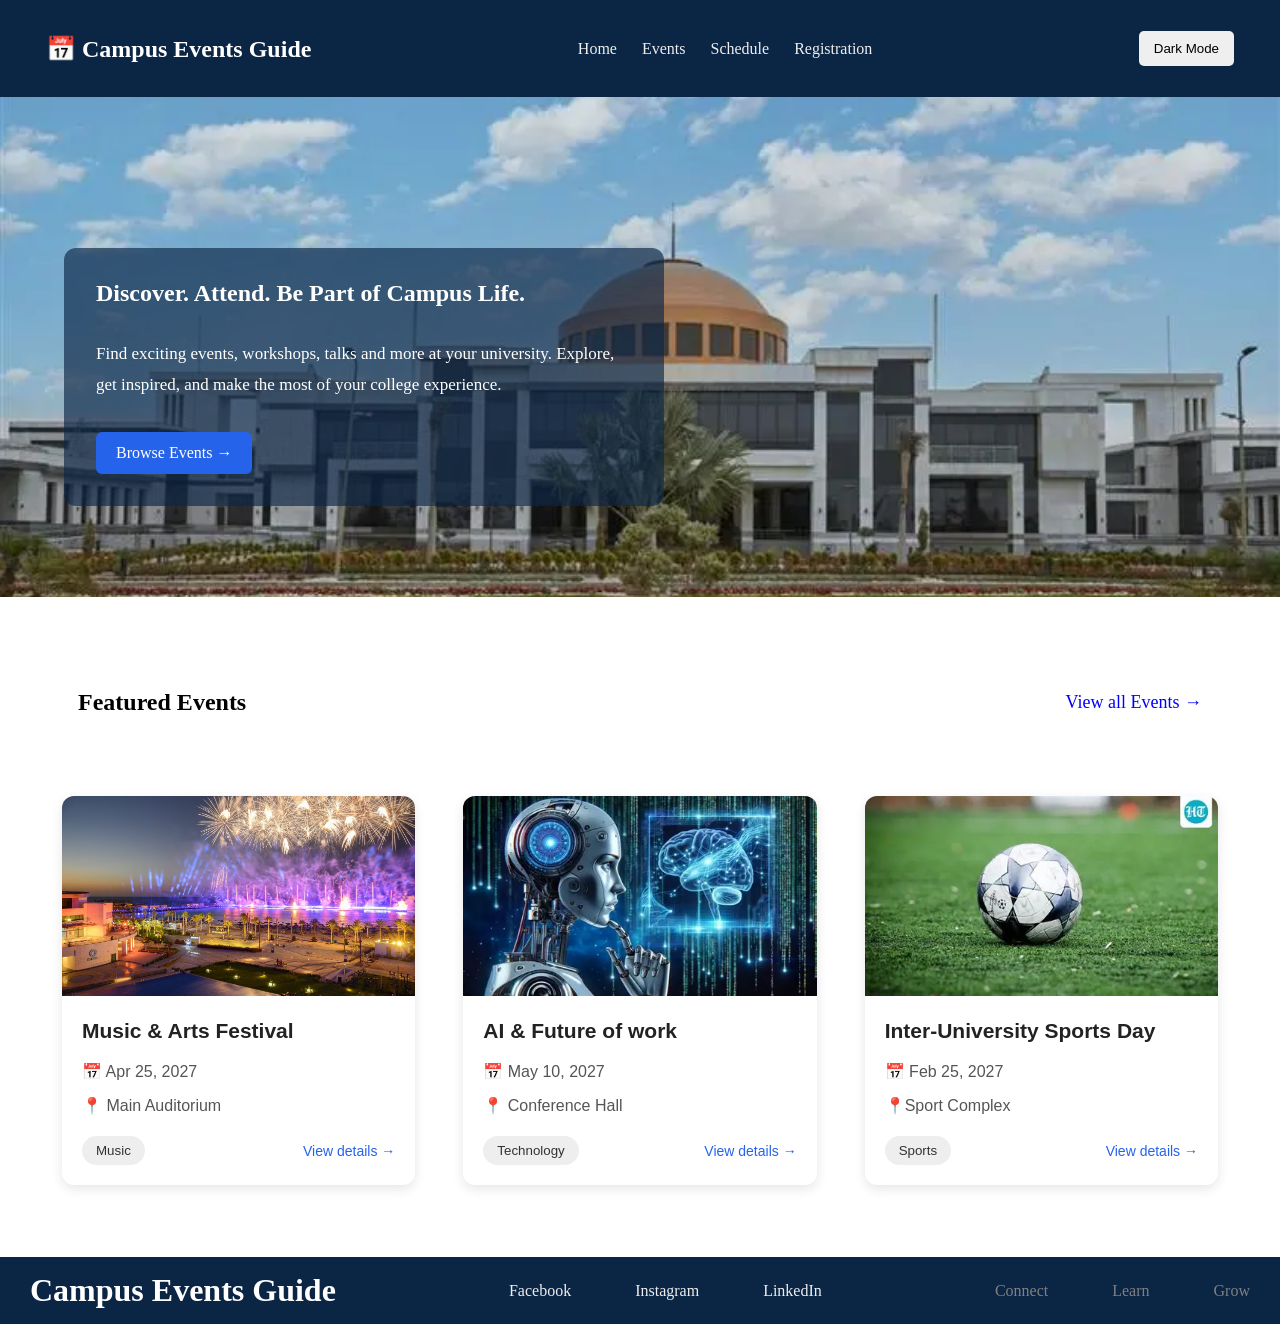
<file: index.html>
<!doctype html>
<html lang="en">
  <head>
    <meta charset="UTF-8" />
    <meta name="viewport" content="width=device-width, initial-scale=1.0" />
    <link rel="stylesheet" href="style.css" />
    <title>Campus Events Guide</title>
  </head>

  <body>
    <header>
      <nav class="navbar">
        <div class="left">
          <h1>
            <a href="./index.html">📅 Campus Events Guide</a>
          </h1>
        </div>

        <div class="center font">
          <a href="./index.html">Home</a>
          <a href="./events.html">Events</a>
          <a href="./schedule.html">Schedule</a>
          <a href="./registration.html">Registration</a>
        </div>

        <div>
          <button type="button">Dark Mode</button>
        </div>
      </nav>
    </header>

    <main>
      <section class="hero">
        <div class="main-content">
          <h1>Discover. Attend. Be Part of Campus Life.</h1>

          <p>
            Find exciting events, workshops, talks and more at your university.
            Explore, get inspired, and make the most of your college experience.
          </p>

          <a href="./events.html" class="hero-btn"> Browse Events → </a>
        </div>

        <img
          src="./UNI.webp"
          alt="University campus at sunset"
          class="campus-image"
        />
      </section>

      <section class="featured">
        <div class="head">
          <h1>Featured Events</h1>
          <a href="./events.html">View all Events →</a>
        </div>

        <div class="body">
          <div class="card1">
            <img src="./festival.jpg" alt="Music and Arts Festival" />

            <div class="content-card">
              <h2>Music &amp; Arts Festival</h2>

              <p>📅 Apr 25, 2027</p>
              <p>📍 Main Auditorium</p>

              <div class="card-footer">
                <button type="button" disabled>Music</button>
                <a href="#">View details →</a>
              </div>
            </div>
          </div>
          <div class="card1">
            <img src="./AI.webp" alt="Music and Arts Festival" />

            <div class="content-card">
              <h2>AI &amp; Future of work</h2>

              <p>📅 May 10, 2027</p>
              <p>📍 Conference Hall</p>

              <div class="card-footer">
                <button type="button" disabled>Technology</button>
                <a href="./event-details.html">View details →</a>
              </div>
            </div>
          </div>
          <div class="card1">
            <img src="./ball.webp" alt="Music and Arts Festival" />

            <div class="content-card">
              <h2>Inter-University Sports Day</h2>

              <p>📅 Feb 25, 2027</p>
              <p>📍Sport Complex</p>

              <div class="card-footer">
                <button type="button" disabled>Sports</button>
                <a href="#">View details →</a>
              </div>
            </div>
          </div>
        </div>
      </section>
    </main>

    <footer class="navbar">
      <div class="left">
        <h1>
          <a href="./index.html">Campus Events Guide</a>
        </h1>
      </div>

      <div class="social-icons center">
        <a href="#">Facebook</a>
        <a href="#">Instagram</a>
        <a href="#">LinkedIn</a>
      </div>

      <div class="center end">
        <a href="#">Connect</a>
        <a href="#">Learn</a>
        <a href="#">Grow</a>
      </div>
    </footer>
  </body>
</html>
</file>
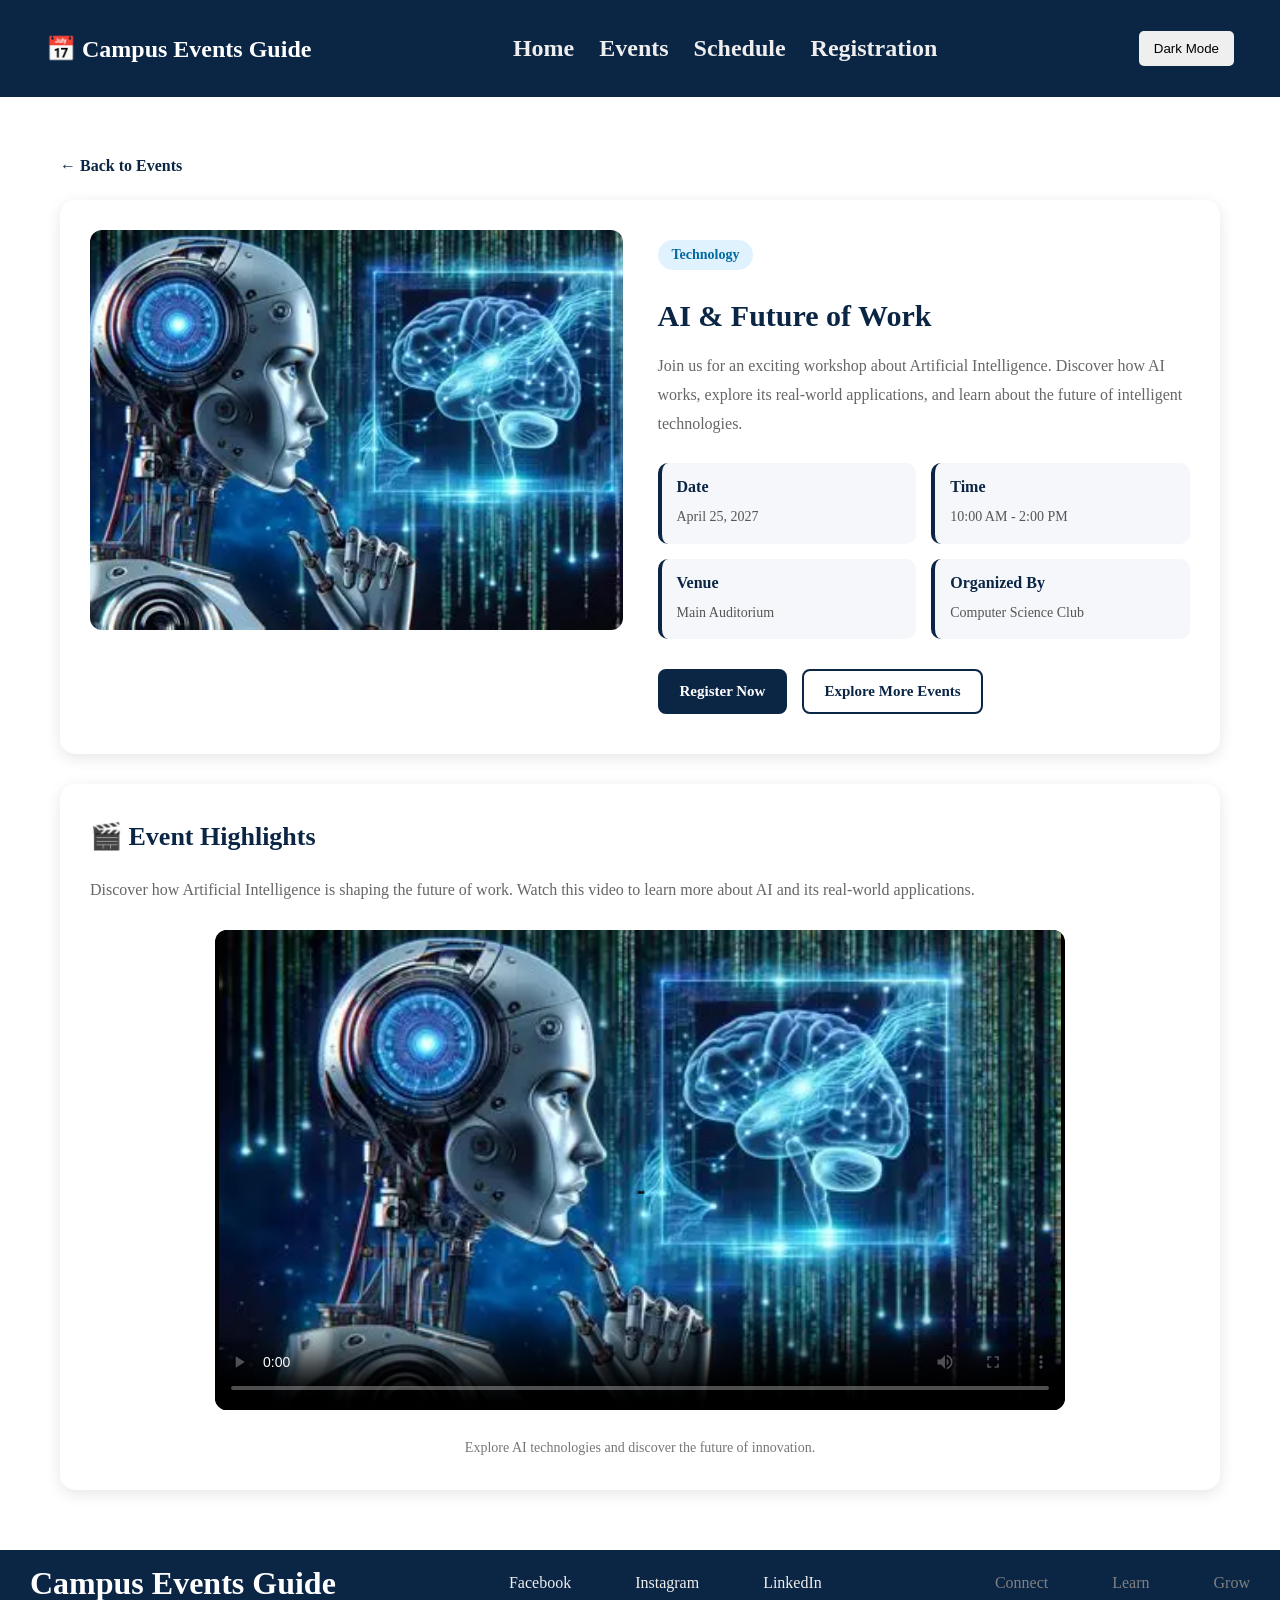
<file: event-details.html>
<!doctype html>
<html lang="en">
  <head>
    <meta charset="UTF-8" />
    <meta name="viewport" content="width=device-width, initial-scale=1.0" />
    <link rel="stylesheet" href="style.css" />
    <title>Event Details | Campus Events Guide</title>
  </head>
  <body>
    <header>
      <nav class="navbar">
        <div class="left">
          <h1>
            <a href="./index.html">📅 Campus Events Guide</a>
          </h1>
        </div>

        <div class="center">
          <h2>
            <a href="./index.html">Home</a>
            <a href="./events.html">Events</a>
            <a href="./schedule.html">Schedule</a>
            <a href="./registration.html">Registration</a>
          </h2>
        </div>
        <div>
          <button type="button">Dark Mode</button>
        </div>
      </nav>
    </header>
    <main class="main-3">
      <a class="back-link" href="./events.html"> ← Back to Events </a>
      <section class="event-details">
        <div class="event-image">
          <img src="./AI.webp" alt="Artificial Intelligence Event" />
        </div>

        <div class="event-content">
          <span class="event-category">Technology</span>

          <h2>AI &amp; Future of Work</h2>

          <p class="event-description">
            Join us for an exciting workshop about Artificial Intelligence.
            Discover how AI works, explore its real-world applications, and
            learn about the future of intelligent technologies.
          </p>

          <div class="event-info">
            <div class="info-item">
              <h3>Date</h3>
              <p>April 25, 2027</p>
            </div>

            <div class="info-item">
              <h3>Time</h3>
              <p>10:00 AM - 2:00 PM</p>
            </div>

            <div class="info-item">
              <h3>Venue</h3>
              <p>Main Auditorium</p>
            </div>

            <div class="info-item">
              <h3>Organized By</h3>
              <p>Computer Science Club</p>
            </div>
          </div>

          <div class="event-actions">
            <a class="register-btn" href="./registration.html">
              Register Now
            </a>

            <a class="back-btn" href="./events.html"> Explore More Events </a>
          </div>
        </div>
      </section>
      <section class="event-media">
        <h2>🎬 Event Highlights</h2>

        <p>
          Discover how Artificial Intelligence is shaping the future of work.
          Watch this video to learn more about AI and its real-world
          applications.
        </p>

        <video controls poster="./AI.webp">
          <source src="./event-video.mp4" type="video/mp4" />
          Your browser does not support the video element.
        </video>

        <p class="media-caption">
          Explore AI technologies and discover the future of innovation.
        </p>
      </section>
    </main>

    <footer class="navbar">
      <div class="left">
        <h1>
          <a href="./index.html">Campus Events Guide</a>
        </h1>
      </div>

      <div class="social-icons center">
        <a href="#">Facebook</a>
        <a href="#">Instagram</a>
        <a href="#">LinkedIn</a>
      </div>

      <div class="center end">
        <a href="#">Connect</a>
        <a href="#">Learn</a>
        <a href="#">Grow</a>
      </div>
    </footer>
  </body>
</html>
</file>
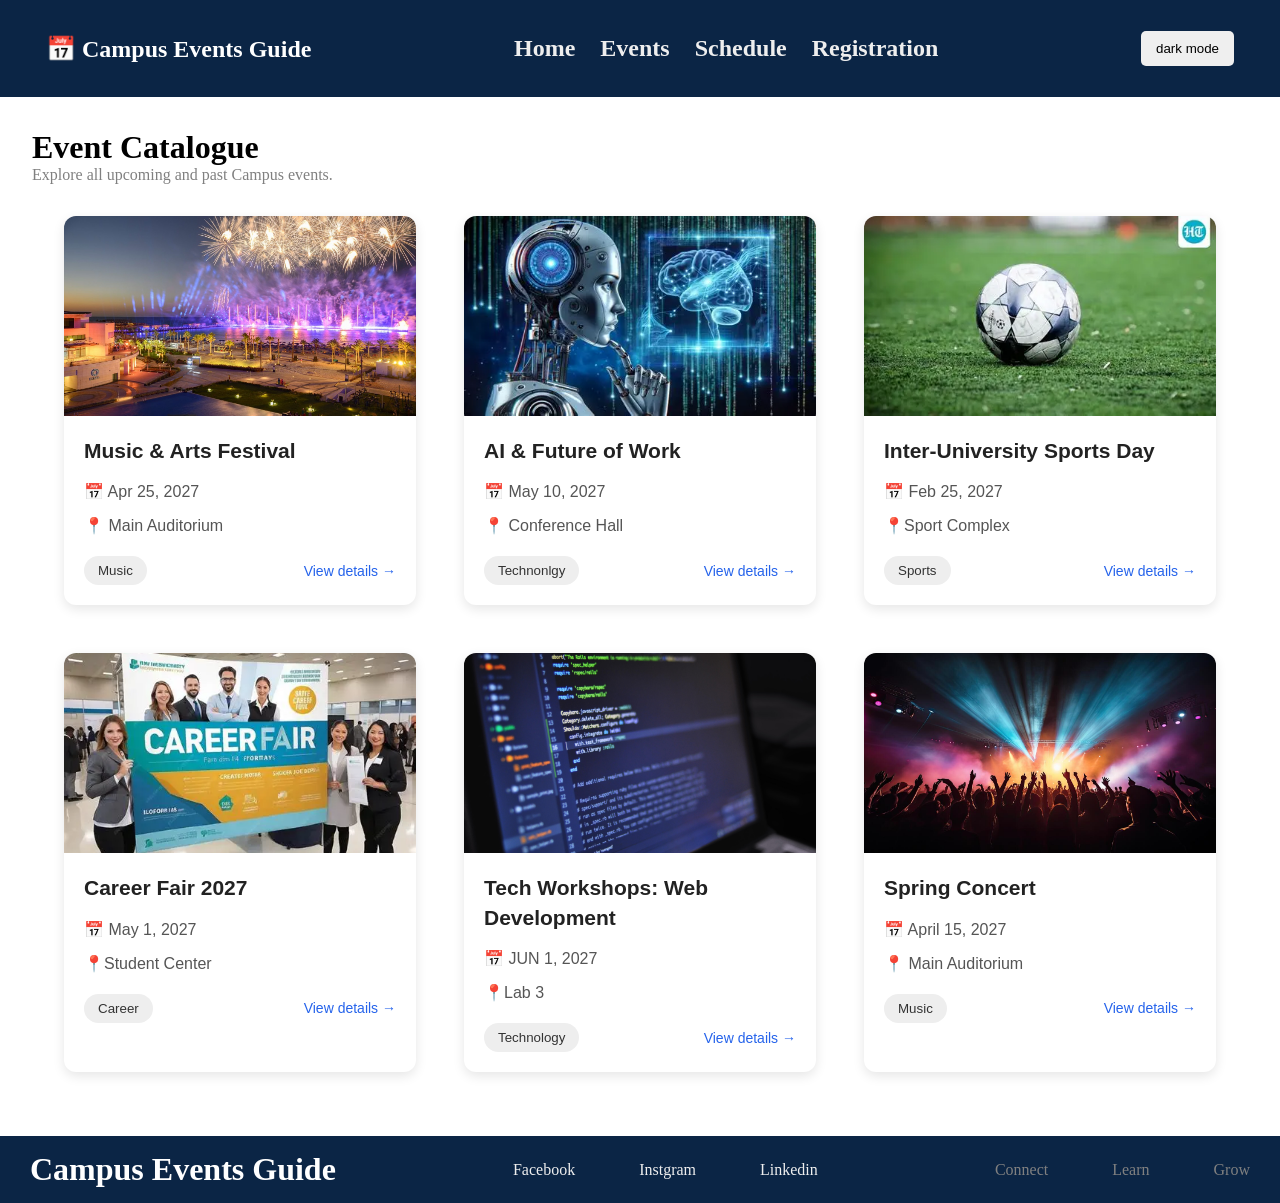
<file: events.html>
<!doctype html>
<html lang="en">
  <head>
    <meta charset="UTF-8" />
    <meta name="viewport" content="width=device-width, initial-scale=1.0" />
    <link rel="stylesheet" href="style.css" />
    <title>Document</title>
  </head>
  <body>
    <header>
      <nav class="navbar">
        <div class="left">
          <h1><a href="./index.html">📅 Campus Events Guide</a></h1>
        </div>
        <div class="center">
          <h2>
            <a href="./index.html">Home</a>
            <a href="./events.html">Events</a>
            <a href="./schedule.html">Schedule</a>
            <a href="./registration.html">Registration</a>
          </h2>
        </div>
        <div><button type="button">dark mode</button></div>
      </nav>
    </header>
    <div class="main-2">
      <div class="text">
        <h1>Event Catalogue</h1>
        <p class="para">Explore all upcoming and past Campus events.</p>
      </div>
      <div class="body">
        <div class="card1">
          <img src="./festival.jpg" alt="Music and Arts Festival" />

          <div class="content-card">
            <h2>Music &amp; Arts Festival</h2>

            <p>📅 Apr 25, 2027</p>
            <p>📍 Main Auditorium</p>

            <div class="card-footer">
              <button type="button" disabled>Music</button>
              <a href="#">View details →</a>
            </div>
          </div>
        </div>
        <div class="card1">
          <img src="./AI.webp" alt="AI" />

          <div class="content-card">
            <h2>AI &amp; Future of Work</h2>

            <p>📅 May 10, 2027</p>
            <p>📍 Conference Hall</p>

            <div class="card-footer">
              <button type="button" disabled>Technonlgy</button>
              <a href="./event-details.html">View details →</a>
            </div>
          </div>
        </div>
        <div class="card1">
          <img src="./ball.webp" alt="ball" />

          <div class="content-card">
            <h2>Inter-University Sports Day</h2>

            <p>📅 Feb 25, 2027</p>
            <p>📍Sport Complex</p>

            <div class="card-footer">
              <button type="button" disabled>Sports</button>
              <a href="#">View details →</a>
            </div>
          </div>
        </div>
        <div class="card1">
          <img src="./Career fair.webp" alt="Job" />

          <div class="content-card">
            <h2>Career Fair 2027</h2>

            <p>📅 May 1, 2027</p>
            <p>📍Student Center</p>

            <div class="card-footer">
              <button type="button" disabled>Career</button>
              <a href="#">View details →</a>
            </div>
          </div>
        </div>
        <div class="card1">
          <img src="./tech.jpg" alt="tech" />

          <div class="content-card">
            <h2>Tech Workshops: Web Development</h2>

            <p>📅 JUN 1, 2027</p>
            <p>📍Lab 3</p>

            <div class="card-footer">
              <button type="button" disabled>Technology</button>
              <a href="#">View details →</a>
            </div>
          </div>
        </div>
        <div class="card1">
          <img src="./concert.jpg" alt="concert" />

          <div class="content-card">
            <h2>Spring Concert</h2>

            <p>📅 April 15, 2027</p>
            <p>📍 Main Auditorium</p>

            <div class="card-footer">
              <button type="button" disabled>Music</button>
              <a href="#">View details →</a>
            </div>
          </div>
        </div>
      </div>
    </div>
    <footer class="navbar">
      <div class="left">
        <h1><a href="./index.html">Campus Events Guide</a></h1>
      </div>
      <div class="social-icons center">
        <a href="#">Facebook</a>
        <a href="#">Instgram</a>
        <a href="#">Linkedin</a>
      </div>
      <div class="center end">
        <a href="">Connect</a><a href="">Learn</a><a href="">Grow</a>
      </div>
    </footer>
  </body>
</html>
</file>
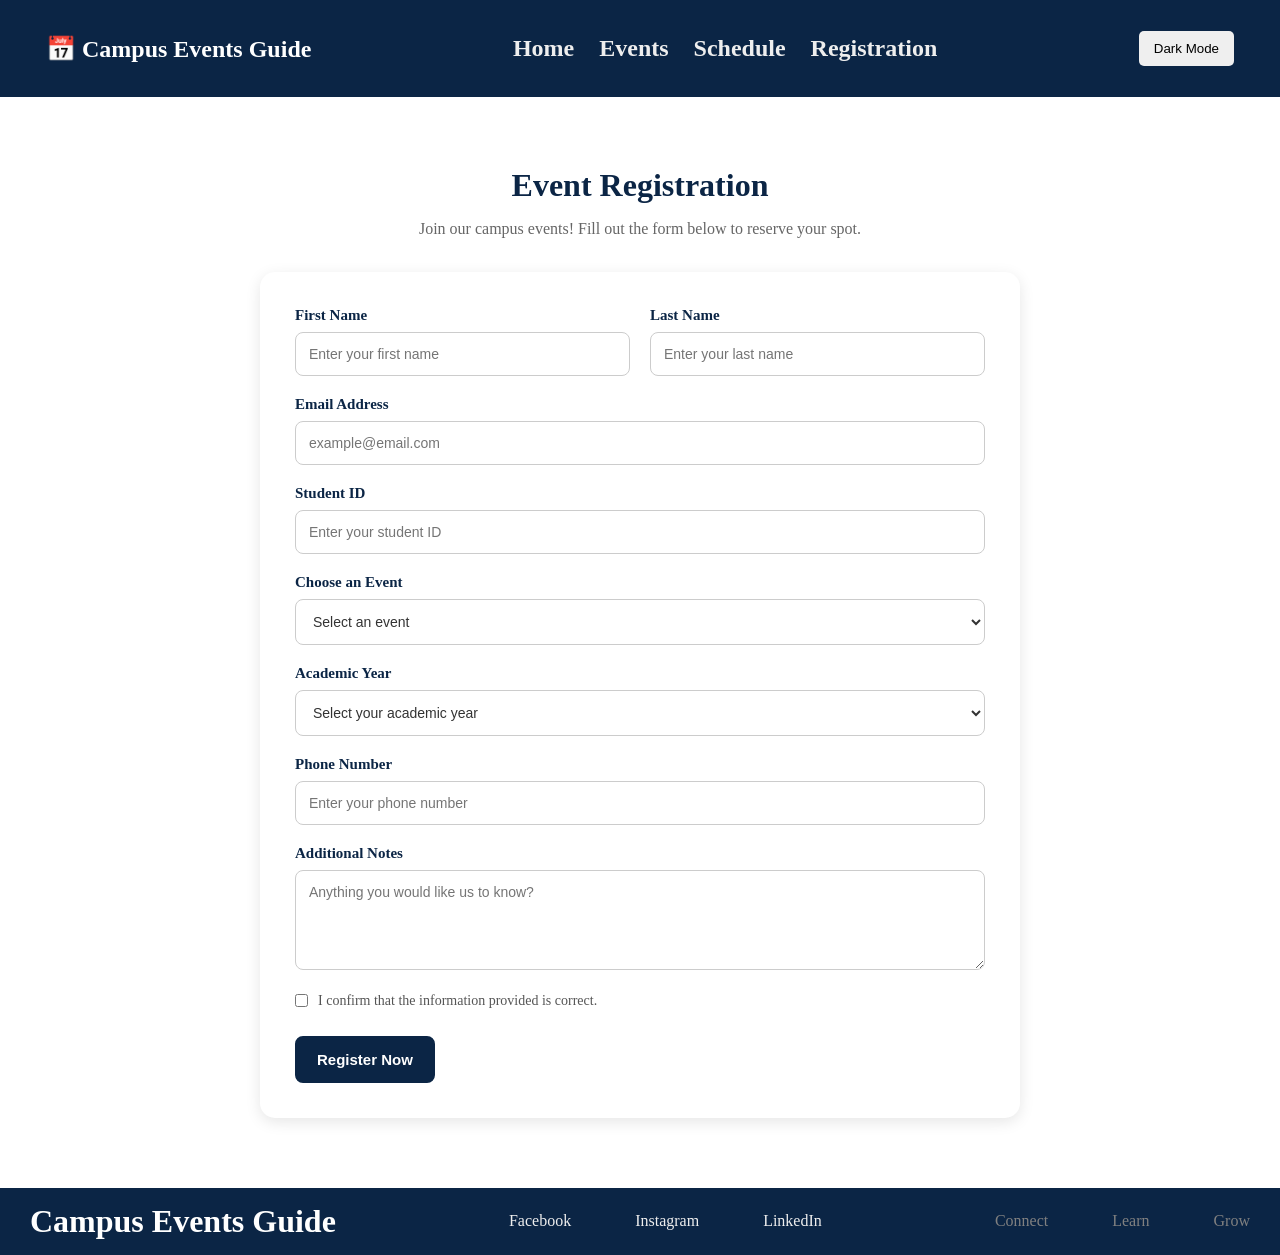
<file: registration.html>
<!DOCTYPE html>
<html lang="en">
  <head>
    <meta charset="UTF-8" />
    <meta
      name="viewport"
      content="width=device-width, initial-scale=1.0"
    />
    <link rel="stylesheet" href="style.css" />
    <title>Event Registration | Campus Events Guide</title>
  </head>
  <body>
    <header>
      <nav class="navbar">
        <div class="left">
          <h1>
            <a href="./index.html">📅 Campus Events Guide</a>
          </h1>
        </div>
        <div class="center">
          <h2>
            <a href="./index.html">Home</a>
            <a href="./events.html">Events</a>
            <a href="./schedule.html">Schedule</a>
            <a href="./registration.html">Registration</a>
          </h2>
        </div>
        <div>
          <button type="button">Dark Mode</button>
        </div>
      </nav>
    </header>
    <main class="registration-main">
      <div class="registration-heading">
        <h2>Event Registration</h2>
        <p>
          Join our campus events! Fill out the form below to reserve
          your spot.
        </p>
      </div>
      <form class="registration-form" action="#" method="post">
        <div class="form-row">
          <div class="form-group">
            <label for="first-name">First Name</label>
            <input
              type="text"
              id="first-name"
              name="first_name"
              placeholder="Enter your first name"
              required
            />
          </div>
          <div class="form-group">
            <label for="last-name">Last Name</label>
            <input
              type="text"
              id="last-name"
              name="last_name"
              placeholder="Enter your last name"
              required
            />
          </div>
        </div>
        <div class="form-group">
          <label for="email">Email Address</label>
          <input
            type="email"
            id="email"
            name="email"
            placeholder="example@email.com"
            required
          />
        </div>
        <div class="form-group">
          <label for="student-id">Student ID</label>
          <input
            type="text"
            id="student-id"
            name="student_id"
            placeholder="Enter your student ID"
            required
          />
        </div>
        <div class="form-group">
          <label for="event">Choose an Event</label>
          <select id="event" name="event" required>
            <option value="" disabled selected>
              Select an event
            </option>
            <option value="ai-workshop">
              Artificial Intelligence Workshop
            </option>
            <option value="music-festival">
              Music & Arts Festival
            </option>
            <option value="tech-conference">
              Technology Conference
            </option>
            <option value="career-day">
              Career Day
            </option>
          </select>
        </div>
        <div class="form-group">
          <label for="study-year">Academic Year</label>
          <select id="study-year" name="study_year" required>
            <option value="" disabled selected>
              Select your academic year
            </option>
            <option value="first">First Year</option>
            <option value="second">Second Year</option>
            <option value="third">Third Year</option>
            <option value="fourth">Fourth Year</option>
            <option value="graduate">Graduate</option>
          </select>
        </div>
        <div class="form-group">
          <label for="phone">Phone Number</label>
          <input
            type="tel"
            id="phone"
            name="phone"
            placeholder="Enter your phone number"
          />
        </div>
        <div class="form-group">
          <label for="notes">Additional Notes</label>
          <textarea
            id="notes"
            name="notes"
            rows="4"
            placeholder="Anything you would like us to know?"
          ></textarea>
        </div>

        <div class="form-checkbox">
          <input
            type="checkbox"
            id="agreement"
            name="agreement"
            required
          />
          <label for="agreement">
            I confirm that the information provided is correct.
          </label>
        </div>

        <div class="form-buttons">
          <button type="submit" class="submit-btn">
            Register Now
          </button>
        </div>
      </form>
    </main>

    <footer class="navbar">
      <div class="left">
        <h1>
          <a href="./index.html">Campus Events Guide</a>
        </h1>
      </div>
      <div class="social-icons center">
        <a href="#">Facebook</a>
        <a href="#">Instagram</a>
        <a href="#">LinkedIn</a>
      </div>
      <div class="center end">
        <a href="#">Connect</a>
        <a href="#">Learn</a>
        <a href="#">Grow</a>
      </div>
    </footer>
  </body>
</html>
</file>
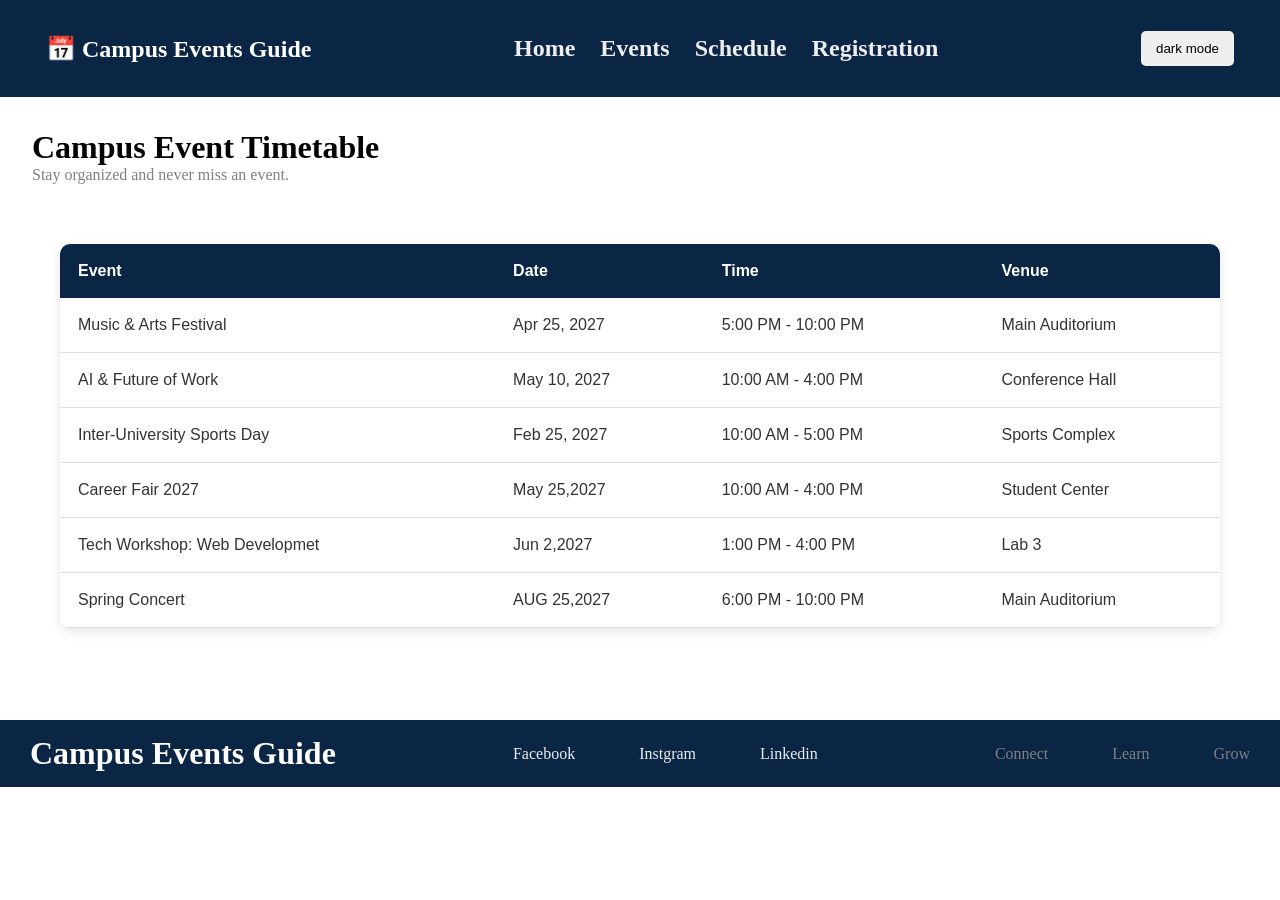
<file: schedule.html>
<!doctype html>
<html lang="en">
  <head>
    <meta charset="UTF-8" />
    <meta name="viewport" content="width=device-width, initial-scale=1.0" />
    <link rel="stylesheet" href="style.css" />
    <title>Document</title>
  </head>
  <body>
    <header>
      <nav class="navbar">
        <div class="left">
          <h1><a href="./index.html">📅 Campus Events Guide</a></h1>
        </div>
        <div class="center">
          <h2>
            <a href="./index.html">Home</a>
            <a href="./events.html">Events</a>
            <a href="./schedule.html">Schedule</a>
            <a href="./registration.html">Registration</a>
          </h2>
        </div>
        <div><button type="button">dark mode</button></div>
      </nav>
    </header>
    <div class="main-1">
      <div class="text">
        <h1>Campus Event Timetable</h1>
        <p class="para">Stay organized and never miss an event.</p>
      </div>
      <div class="table-container">
        <table class="events-table">
          <thead>
            <tr>
              <th>Event</th>
              <th>Date</th>
              <th>Time</th>
              <th>Venue</th>
            </tr>
          </thead>
          <tbody>
            <tr class="first">
              <td>Music & Arts Festival</td>
              <td>Apr 25, 2027</td>
              <td>5:00 PM - 10:00 PM</td>
              <td>Main Auditorium</td>
            </tr>
            <tr>
              <td>AI & Future of Work</td>
              <td>May 10, 2027</td>
              <td>10:00 AM - 4:00 PM</td>
              <td>Conference Hall</td>
            </tr>
            <tr>
              <td>Inter-University Sports Day</td>
              <td>Feb 25, 2027</td>
              <td>10:00 AM - 5:00 PM</td>
              <td>Sports Complex</td>
            </tr>
            <tr>
              <td>Career Fair 2027</td>
              <td>May 25,2027</td>
              <td>10:00 AM - 4:00 PM</td>
              <td>Student Center</td>
            </tr>
            <tr>
              <td>Tech Workshop: Web Developmet</td>
              <td>Jun 2,2027</td>
              <td>1:00 PM - 4:00 PM</td>
              <td>Lab 3</td>
            </tr>
            <tr>
              <td>Spring Concert</td>
              <td>AUG 25,2027</td>
              <td>6:00 PM - 10:00 PM</td>
              <td>Main Auditorium</td>
            </tr>
          </tbody>
        </table>
      </div>
    </div>
    <footer class="navbar">
      <div class="left">
        <h1><a href="./index.html">Campus Events Guide</a></h1>
      </div>
      <div class="social-icons center">
        <a href="#">Facebook</a>
        <a href="#">Instgram</a>
        <a href="#">Linkedin</a>
      </div>
      <div class="center end">
        <a href="">Connect</a><a href="">Learn</a><a href="">Grow</a>
      </div>
    </footer>
  </body>
</html>
</file>
<file: style.css>
* {
  margin: 0px;
  padding: 0px;
  box-sizing: border-box;
}
header,
footer {
  background-color: #0b2545;
  padding: 1em;
  color: white;
}
.navbar {
  display: flex;
  justify-content: space-between;
  align-items: center;
  gap: 20px;
  padding: 15px 30px;
}
.navbar a {
  text-decoration: none;
  color: #eee;
}
.navbar,
.left a {
  font-size: 24 px;
  text-decoration: none;
  color: white;
}
.navbar,
.center h2 {
  display: flex;
  gap: 25px;
}
.center {
  display: flex;
  align-items: center;
  gap: 25px;
}
.navbar,
.center,
.font {
  font-size: 1rem;
  text-decoration: none;
  color: white;
}
.navbar button {
  padding: 10px 15px;
  cursor: pointer;
  border: none;
  border-radius: 5px;
}
footer,
.social-icons {
  display: flex;
  gap: 4em;
}
footer,
.end {
  display: flex;
  gap: 4em;
}
footer,
.end a {
  color: gray;
}

.campus-image {
  width: 100%;
  height: 500px;
  object-fit: cover;
  object-position: center 65%;
}

main,
.hero {
  position: relative;
}
.main-content {
  position: absolute;
  top: 30%;
  left: 5%;
  display: flex;
  flex-direction: column;
  gap: 2em;
  max-width: 600px;
  font-family: serif;
  color: white;
  background: rgba(11, 37, 69, 0.65);
  border-radius: 12px;
  padding: 2em;
}
.main-content p {
  max-width: 100%;
  line-height: 1.8;
  font-size: 17px;
}
.main-content .hero-btn {
  display: inline-block;
  text-decoration: none;
  color: blue;
  align-self: flex-start;
  padding: 12px 20px;
  background-color: #2563eb;
  color: white;
  border-radius: 6px;
}
.featured {
  padding: 40px 30px;
}
.featued,
.head {
  display: flex;
  justify-content: space-between;
  align-items: center;
  flex-wrap: wrap;
  gap: 15px;
  margin: 3em;
}
.featued,
.head a {
  text-decoration: none;
  color: blue;
  font-size: large;
}

.card1 {
  width: 100%;
  background-color: white;
  border-radius: 12px;
  overflow: hidden;
  box-shadow: 0 4px 12px rgba(0, 0, 0, 0.1);
  font-family: Arial, sans-serif;
}

.card1 img {
  width: 100%;
  height: 200px;
  object-fit: cover;
  display: block;
}

.content-card {
  padding: 20px;
}

.content-card h2 {
  font-size: 21px;
  line-height: 1.4;
  margin-bottom: 15px;
  color: #222;
}

.content-card p {
  color: #555;
  margin: 10px 0;
  line-height: 1.5;
}

.card-footer {
  display: flex;
  justify-content: space-between;
  align-items: center;
  flex-wrap: wrap;
  gap: 10px;
  margin-top: 18px;
}

.card-footer button {
  background-color: #eee;
  color: #333;
  border: none;
  border-radius: 20px;
  padding: 7px 14px;
}

.card-footer a {
  color: #2563eb;
  text-decoration: none;
  font-size: 14px;
}

.body {
  display: grid;
  grid-template-columns: repeat(3, minmax(0, 1fr));
  gap: 3em;
  padding: 2em;
}
@media (max-width: 992px) {
  .navbar {
    padding: 15px 20px;
    gap: 15px;
  }

  .left h1 {
    font-size: 20px;
  }

  .center {
    gap: 15px;
  }

  .navbar .center a {
    font-size: 14px;
  }

  .body {
    grid-template-columns: repeat(2, minmax(0, 1fr));
    gap: 20px;
  }

  .campus-image {
    height: 430px;
  }

  .main-content {
    left: 3%;
    max-width: 75%;
  }

  .featured {
    padding: 35px 20px;
  }
}
@media (max-width: 600px) {
  header .navbar {
    flex-direction: column;
    align-items: stretch;
    padding: 20px 15px;
    gap: 18px;
  }

  .left h1 {
    font-size: 22px;
    text-align: center;
  }

  header .center {
    justify-content: center;
    flex-wrap: wrap;
    gap: 12px 18px;
  }
  .navbar button {
    padding: 10px 18px;
  }

  /* Hero */

  .campus-image {
    height: 450px;
    object-position: center;
  }

  .main-content {
    top: 25%;
    left: 5%;
    right: 5%;
    max-width: none;
    padding: 20px;
    gap: 18px;
  }

  .main-content h1 {
    font-size: 26px;
  }

  .main-content p {
    font-size: 15px;
    line-height: 1.7;
  }

  .featured {
    padding: 30px 15px;
  }

  .featured .head {
    flex-direction: column;
    align-items: flex-start;
    margin-bottom: 25px;
  }

  .featured .head h1 {
    font-size: 26px;
  }

  .body {
    grid-template-columns: minmax(0, 1fr);
    gap: 25px;
    padding: 0;
  }

  .card1 {
    width: 100%;
  }

  .card1 img {
    height: 220px;
  }

  footer.navbar {
    flex-direction: column;
    align-items: center;
    text-align: center;
    gap: 25px;
    padding: 25px 15px;
  }

  footer .left h1 {
    font-size: 20px;
  }

  footer .social-icons,
  footer .end {
    justify-content: center;
    gap: 15px;
  }
}
@media (max-width: 360px) {
  header .center {
    gap: 12px;
  }

  .navbar .center a {
    font-size: 13px;
  }

  .main-content h1 {
    font-size: 22px;
  }

  .main-content p {
    font-size: 14px;
  }

  .content-card {
    padding: 15px;
  }

  .content-card h2 {
    font-size: 19px;
  }

  .card-footer {
    align-items: flex-start;
  }
}

/* schedule page */
.main-1 {
  padding: 2em;
}
.para {
  color: gray;
}
.table-container {
  width: 100%;
  max-width: 1200px;
  margin: 60px auto;
  padding: 0 20px;
}
.events-table {
  width: 100%;
  border-collapse: collapse;
  background-color: white;
  border-radius: 10px;
  overflow: hidden;
  box-shadow: 0 4px 12px rgba(0, 0, 0, 0.1);
  font-family: Arial, sans-serif;
}
.events-table th {
  background-color: #0b2545;
  color: white;
  padding: 18px;
  text-align: left;
  font-size: 16px;
}
.events-table td {
  padding: 18px;
  border-bottom: 1px solid #ddd;
  color: #333;
}

@media (max-width: 768px) {
  .main-1 {
    padding: 1.5em;
  }

  .table-container {
    margin: 50px auto;
    padding: 0 10px;
    overflow-x: auto;
  }

  .events-table {
    min-width: 600px;
  }

  .events-table th,
  .events-table td {
    padding: 12px;
    font-size: 14px;
  }
}

@media (max-width: 480px) {
  .main-1 {
    padding: 1em;
  }

  .para {
    font-size: 14px;
    line-height: 1.6;
  }

  .table-container {
    margin: 40px auto;
    padding: 0;
    overflow-x: auto;
  }

  .events-table {
    min-width: 550px;
  }

  .events-table th,
  .events-table td {
    padding: 10px;
    font-size: 12px;
  }
}

/* Events */
.main-2 {
  padding: 1em;
  margin: 1em;
  margin-bottom: 1em;
}
/* details Event */
.main-3 {
  max-width: 1200px;
  margin: 40px auto;
  padding: 20px;
}

.back-link {
  display: inline-block;
  margin-bottom: 25px;
  color: #0b2545;
  text-decoration: none;
  font-size: 16px;
  font-weight: bold;
  transition: color 0.3s ease;
}

.back-link:hover {
  color: #0369a1;
}

/* Event Details Card */

.event-details {
  display: grid;
  grid-template-columns: 1fr 1fr;
  gap: 35px;
  align-items: start;
  background-color: white;
  padding: 30px;
  border-radius: 15px;
  box-shadow: 0 4px 15px rgba(0, 0, 0, 0.1);
}

.event-image img {
  display: block;
  width: 100%;
  height: 400px;
  object-fit: cover;
  border-radius: 12px;
}

.event-content {
  padding: 10px 0;
}

.event-category {
  display: inline-block;
  background-color: #e0f2fe;
  color: #0369a1;
  padding: 7px 14px;
  border-radius: 20px;
  font-size: 14px;
  font-weight: bold;
  margin-bottom: 15px;
}

.event-content h2 {
  color: #0b2545;
  font-size: 30px;
  line-height: 1.4;
  margin: 10px 0 15px;
}

.event-description {
  color: #666;
  font-size: 16px;
  line-height: 1.8;
  margin-bottom: 25px;
}

/* Event Information */

.event-info {
  display: grid;
  grid-template-columns: 1fr 1fr;
  gap: 15px;
  margin-bottom: 30px;
}

.info-item {
  background-color: #f5f7fa;
  padding: 15px;
  border-radius: 10px;
  border-left: 4px solid #0b2545;
}

.info-item h3 {
  color: #0b2545;
  font-size: 16px;
  margin: 0 0 10px;
}

.info-item p {
  color: #555;
  font-size: 14px;
  line-height: 1.6;
  margin: 0;
}

/* Event Buttons */

.event-actions {
  display: flex;
  flex-wrap: wrap;
  gap: 15px;
  margin-top: 20px;
}

.register-btn,
.back-btn {
  display: inline-block;
  padding: 12px 20px;
  border-radius: 8px;
  text-decoration: none;
  text-align: center;
  font-size: 15px;
  font-weight: bold;
  transition: all 0.3s ease;
}

.register-btn {
  background-color: #0b2545;
  color: white;
  border: 2px solid #0b2545;
}

.register-btn:hover {
  background-color: #163e6b;
  border-color: #163e6b;
}

.back-btn {
  background-color: white;
  color: #0b2545;
  border: 2px solid #0b2545;
}

.back-btn:hover {
  background-color: #0b2545;
  color: white;
}

.event-media {
  margin-top: 30px;
  padding: 30px;
  background-color: white;
  border-radius: 15px;
  box-shadow: 0 4px 15px rgba(0, 0, 0, 0.1);
}

.event-media h2 {
  color: #0b2545;
  font-size: 26px;
  margin: 0 0 15px;
}

.event-media  {
  color: #666;
  font-size: 16px;
  line-height: 1.8;
}

.event-media video {
  display: block;
  width: 100%;
  max-width: 850px;
  max-height: 480px;
  margin: 25px auto;
  border-radius: 12px;
  background-color: #000;
}

.event-media .media-caption {
  text-align: center;
  font-size: 14px;
  color: #777;
}

@media (max-width: 900px) {
  .main-3 {
    margin: 25px auto;
  }

  .event-details {
    grid-template-columns: 1fr;
    gap: 25px;
    padding: 25px;
  }

  .event-image img {
    height: 350px;
  }

  .event-content h2 {
    font-size: 26px;
  }
}

@media (max-width: 480px) {
  .main-3 {
    margin: 15px auto;
    padding: 15px;
  }

  .back-link {
    font-size: 14px;
    margin-bottom: 15px;
  }

  .event-details {
    padding: 15px;
    gap: 20px;
    border-radius: 10px;
  }

  .event-image img {
    height: 220px;
  }

  .event-content h2 {
    font-size: 22px;
  }

  .event-description {
    font-size: 14px;
    line-height: 1.7;
  }

  .event-info {
    grid-template-columns: 1fr;
    gap: 12px;
  }

  .info-item {
    padding: 12px;
  }

  .info-item h3 {
    font-size: 15px;
  }

  .info-item p {
    font-size: 13px;
  }

  .event-actions {
    flex-direction: column;
    gap: 10px;
  }

  .register-btn,
  .back-btn {
    width: 100%;
    box-sizing: border-box;
    padding: 12px;
  }

  .event-media {
    padding: 18px;
    border-radius: 10px;
  }

  .event-media h2 {
    font-size: 22px;
  }

  .event-media > p {
    font-size: 14px;
  }

  .event-media video {
    margin: 18px auto;
  }
}
/* registeration page */

.registration-main {
  max-width: 800px;
  margin: 50px auto;
  padding: 20px;
}
.registration-heading {
  text-align: center;
  margin-bottom: 30px;
}
.registration-heading h2 {
  color: #0b2545;
  font-size: 32px;
  margin-bottom: 12px;
}
.registration-heading p {
  color: #666;
  font-size: 16px;
  line-height: 1.6;
}

.registration-form {
  background-color: white;
  padding: 35px;
  border-radius: 15px;
  box-shadow: 0 4px 15px rgba(0, 0, 0, 0.1);
}

.form-row {
  display: grid;
  grid-template-columns: 1fr 1fr;
  gap: 20px;
}
.form-group {
  display: flex;
  flex-direction: column;
  margin-bottom: 20px;
}
.form-group label {
  color: #0b2545;
  font-weight: bold;
  font-size: 15px;
  margin-bottom: 8px;
}
.form-group input,
.form-group select,
.form-group textarea {
  width: 100%;
  box-sizing: border-box;
  padding: 13px;
  border: 1px solid #ccc;
  border-radius: 8px;
  font-size: 14px;
  font-family: Arial, sans-serif;
  background-color: #fff;
  color: #333;
  outline: none;
  transition:
    border-color 0.3s,
    box-shadow 0.3s;
}

.form-group textarea {
  resize: vertical;
  min-height: 100px;
}
.form-checkbox {
  display: flex;
  align-items: flex-start;
  gap: 10px;
  margin-bottom: 25px;
}
.form-checkbox input {
  margin-top: 4px;
  accent-color: #0b2545;
}
.form-checkbox label {
  color: #555;
  font-size: 14px;
  line-height: 1.5;
}

.form-buttons {
  display: flex;
  gap: 15px;
}
.submit-btn {
  padding: 13px 20px;
  border-radius: 8px;
  font-size: 15px;
  font-weight: bold;
  cursor: pointer;
  color: white;
  background-color: #0b2545;
  border: 2px solid #0b2545;
}

@media (max-width: 768px) {
  .registration-main {
    margin: 30px auto;
    padding: 15px;
  }

  .registration-form {
    padding: 25px;
  }

  .registration-heading h2 {
    font-size: 28px;
  }
}

@media (max-width: 480px) {
  .registration-main {
    margin: 20px auto;
    padding: 12px;
  }
  .registration-heading h2 {
    font-size: 24px;
  }
  .registration-heading p {
    font-size: 14px;
  }
  .registration-form {
    padding: 18px;
    border-radius: 10px;
  }
  .form-row {
    grid-template-columns: 1fr;
    gap: 0;
  }
  .form-group label {
    font-size: 14px;
  }
  .form-group input,
  .form-group select,
  .form-group textarea {
    padding: 12px;
    font-size: 14px;
  }
  .form-buttons {
    flex-direction: column;
  }
  .submit-btn {
    width: 100%;
    flex: auto;
  }
}
</file>
